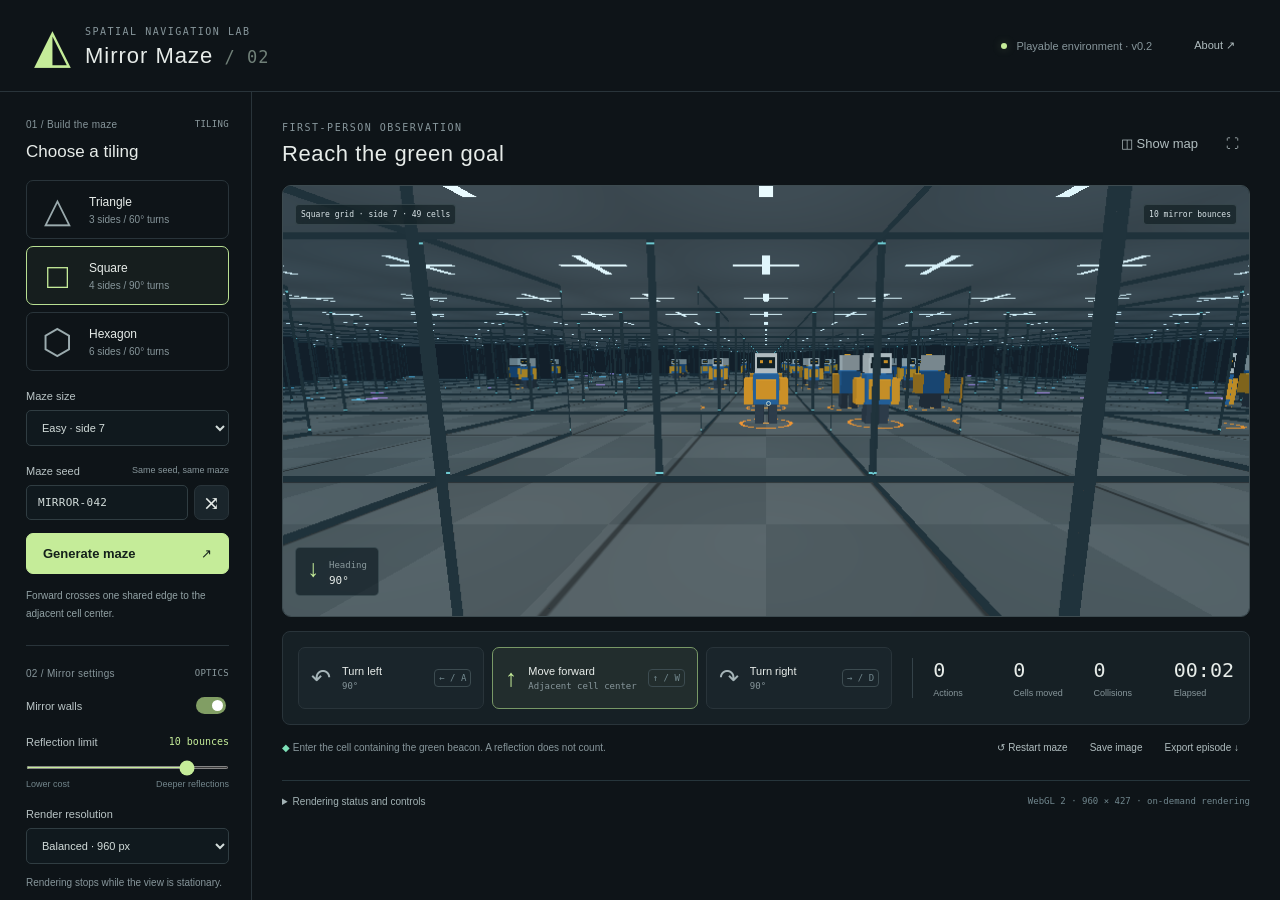
<file: site/play/index.html>
<!doctype html>
<html lang="en"><head><meta charset="UTF-8"><meta name="viewport" content="width=device-width, initial-scale=1"><meta name="description" content="Explore a mirror-wall maze on three regular tilings using three discrete actions."><title>Mirror Maze · Spatial Navigation Lab</title><link rel="stylesheet" href="style.css"><link rel="icon" href="data:image/svg+xml,<svg xmlns=%22http://www.w3.org/2000/svg%22 viewBox=%220 0 64 64%22><path fill=%22%23c4ed8c%22 d=%22M32 4 60 52H4Z%22/><path fill=%22%2310181c%22 d=%22m32 17 17 29H15Z%22/></svg>"></head>
<body><header class="topbar"><div class="brand"><span class="brand-symbol">◭</span><div><span class="eyebrow">SPATIAL NAVIGATION LAB</span><h1>Mirror Maze<span class="version"> / 02</span></h1></div></div><div class="header-right"><span class="live-dot"></span><span>Playable environment · v0.2</span><button id="about" class="quiet">About ↗</button></div></header>
<main><aside class="sidebar"><section><div class="section-label"><span>01 / Build the maze</span><span class="tiny">TILING</span></div><h2>Choose a tiling</h2><div class="topologies" role="group" aria-label="Tiling"><button data-topology="triangle" aria-pressed="false"><span class="shape">△</span><span>Triangle<small>3 sides / 60° turns</small></span></button><button data-topology="square" aria-pressed="true" class="selected"><span class="shape">□</span><span>Square<small>4 sides / 90° turns</small></span></button><button data-topology="hex" aria-pressed="false"><span class="shape">⬡</span><span>Hexagon<small>6 sides / 60° turns</small></span></button></div>
<label for="size">Maze size</label><select id="size"><option value="small">Easy · side 7</option><option value="medium">Medium · side 11</option><option value="large">Hard · side 15</option></select><label for="seed">Maze seed <span>Same seed, same maze</span></label><div class="seed-row"><input id="seed" value="MIRROR-042" maxlength="64" autocomplete="off" spellcheck="false"><button id="shuffle" aria-label="Random seed" title="Random seed">⤨</button></div><button id="generate" class="primary wide">Generate maze <span>↗</span></button><p class="geometry-note" id="geometry-note">Forward crosses a shared edge to the adjacent cell center.</p></section>
<section class="render-section"><div class="section-label"><span>02 / Mirror settings</span><span class="tiny">OPTICS</span></div><div class="toggle-row"><label for="mirror">Mirror walls</label><input type="checkbox" id="mirror" checked role="switch"></div><label for="bounces">Reflection limit <output id="bounce-value">10 bounces</output></label><input id="bounces" type="range" min="1" max="12" value="10" step="1"><div class="range-ticks"><span>Lower cost</span><span>Deeper reflections</span></div><label for="quality">Render resolution</label><select id="quality"><option value="eco">Economy · 640 px</option><option value="balanced" selected>Balanced · 960 px</option><option value="sharp">Sharp · 1440 px</option></select><p class="subtle">Rendering stops while the view is stationary.</p></section><div class="sidebar-footer"><span class="status-dot"></span><span>Local computation; no model key required</span></div></aside>
<div class="workspace"><div class="view-heading"><div><span class="eyebrow">FIRST-PERSON OBSERVATION</span><h2>Reach the green goal</h2></div><div class="view-actions"><button id="map-toggle" class="quiet" aria-pressed="false">◫ Show map</button><button id="fullscreen" class="quiet" aria-label="Fullscreen">⛶</button></div></div>
<div class="scene-review map-hidden" id="scene-review"><div class="viewport" id="viewport"><canvas id="scene" aria-label="Mirror Maze first-person view" tabindex="0"></canvas><div class="view-top"><span id="scene-label">Square grid</span><span id="view-tag">10 mirror bounces</span></div><div class="crosshair" aria-hidden="true"></div><div class="view-bottom"><div class="direction-widget"><span class="direction-arrow" id="heading-arrow">↑</span><div><span class="tiny">Heading</span><strong id="heading-label">—</strong></div></div><div class="avatar-key"><span class="front-swatch"></span>Orange front<span class="back-swatch"></span>Blue back</div></div><div id="toast" class="toast" role="status" aria-live="polite"></div><div id="win" class="win" hidden><span class="win-icon">✳</span><span class="eyebrow">GOAL REACHED</span><h2>You escaped the mirror maze</h2><p id="win-stats"></p><div><button id="win-restart" class="primary">Try again</button><button id="win-export" class="quiet">Export episode ↓</button></div></div><div id="error" class="error" hidden></div></div>
<aside class="map-panel" id="map-panel" hidden><div class="map-title"><span>Top-down map · REVIEW</span><button id="map-expand" aria-label="Expand map" title="Expand map">⤢</button></div><p id="map-meta" class="map-meta"></p><div class="map-drawing"><canvas id="map" width="1000" height="1000" aria-label="Top-down maze map"></canvas></div><div class="map-legend"><span>➤ You</span><span>○ Start</span><span class="green">◆ Goal</span></div><button id="hint" class="quiet wide">Show shortest route</button></aside></div>
<div class="control-deck"><div class="controls" role="group" aria-label="Maze actions"><button id="left" class="action"><span class="action-icon">↶</span><span>Turn left<small id="left-degrees">90°</small></span><kbd>← / A</kbd></button><button id="forward" class="action forward"><span class="action-icon">↑</span><span>Move forward<small>Adjacent cell center</small></span><kbd>↑ / W</kbd></button><button id="right" class="action"><span class="action-icon">↷</span><span>Turn right<small id="right-degrees">90°</small></span><kbd>→ / D</kbd></button></div><div class="stats"><div><strong id="action-count">0</strong><span>Actions</span></div><div><strong id="move-count">0</strong><span>Cells moved</span></div><div><strong id="collision-count">0</strong><span>Collisions</span></div><div><strong id="elapsed">00:00</strong><span>Elapsed</span></div></div></div>
<div class="underbar"><p><span class="green">◆</span> Enter the cell containing the green beacon. A reflection does not count.</p><div><button id="restart" class="quiet">↺ Restart maze</button><button id="snapshot" class="quiet">Save image</button><button id="export" class="quiet">Export episode ↓</button></div></div><details class="technical"><summary>Rendering status and controls <span id="render-status">WebGL 2 · initializing</span></summary><div class="technical-body"><p>Mirrors trace reflections from the actual walls. The robot has an orange front, a blue back, and a heading arrow. Fixed floor symbols also appear in reflections.</p><p id="metrics">Waiting for a frame.</p><p>The map starts hidden and is excluded from saved first-person images. Map and route assistance are recorded in exported episodes. Disable mirrors to explore a matte-wall control. Human play and the formal model protocol are distinct.</p><button id="benchmark" class="quiet">Benchmark this view</button><span id="benchmark-result"></span></div></details></div></main>
<dialog id="about-dialog"><button class="dialog-close" id="close-about" aria-label="Close explanation">×</button><span class="eyebrow">MIRROR MAZE / PLAYABLE ENVIRONMENT</span><h2>Three actions. Find the real passage.</h2><p>Find the goal among tiled cells. Closed walls reflect the scene; only openings can be crossed. Reflected robots, landmarks, and beacons follow the same geometry.</p><h3>Actions and geometry</h3><p>Squares use 90° turns; hexagons and triangles use 60° turns. A triangular cell has six headings, alternating between edges and vertices. Moving toward a vertex is blocked; crossing an edge preserves heading.</p><h3>Rendering</h3><p>A WebGL 2 fragment shader traces rays through adjacent cells. Each segment tests only the current cell’s 3, 4, or 6 edges. The CPU handles maze generation and actions; the main rendering work runs on the GPU.</p><p>The renderer supports up to 12 reflections and 160 segments per ray, then terminates the ray in darkness. Mirrors absorb a small amount of light; floors and ceilings are matte. This specialized vertical-wall renderer does not simulate full global illumination.</p><h3>Reproduction and evaluation</h3><p>Square tilings have a square outline; triangular and hexagonal tilings have a hexagonal outline. Standard side lengths are 7, 11, and 15. An identical version, topology, side length, and seed reproduce the same maze. JSON exports include actions, state, assistance, render settings, and geometry. The <code>window.mirrorMaze</code> interface supports screenshot observation and three-action control. The playable environment makes no model calls.</p><p class="subtle">References: <a href="https://threejs.org/docs/pages/Reflector.html" target="_blank" rel="noopener">Three.js planar reflector</a> · <a href="https://www.khronos.org/webgl/" target="_blank" rel="noopener">Khronos WebGL</a> · <a href="https://graphics.cs.aueb.gr/graphics/docs/papers/webrays.pdf" target="_blank" rel="noopener">WebRays WebGL ray intersections</a>. This implementation has no external runtime dependencies.</p><p><a href="python-api.html" target="_blank" rel="noopener">Python API reference ↗</a></p><button id="about-done" class="primary">Enter the maze →</button></dialog>
<dialog id="map-dialog" class="large-map-dialog"><div class="map-title"><h2>Maze overview</h2><button id="map-dialog-close" aria-label="Close map overview">×</button></div><canvas id="large-map" width="1400" height="1400" aria-label="Expanded top-down map"></canvas><p class="subtle">The pale-green arrow marks pose; the green dot marks the goal. This view is for human review only.</p></dialog><script type="module" src="app.js"></script></body></html>
</file>
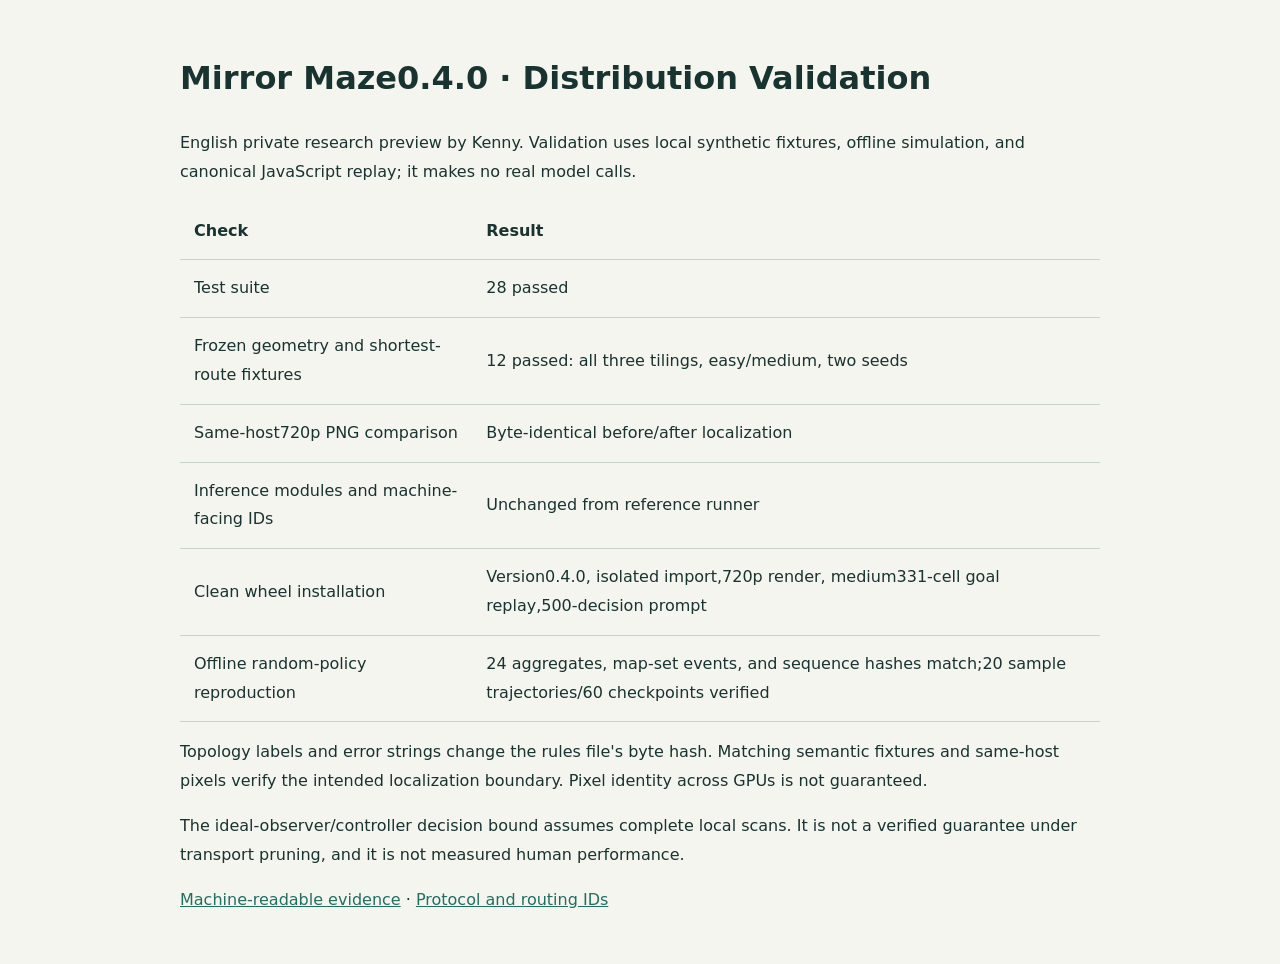
<file: docs/validation.html>
<!doctype html><html lang="en"><meta charset="utf-8"><meta name="viewport" content="width=device-width,initial-scale=1"><title>Mirror Maze Distribution Validation</title><style>body{max-width:920px;margin:50px auto;padding:0 24px;font:16px/1.8 system-ui;background:#f5f5ef;color:#193330}h1{font-weight:550}table{border-collapse:collapse;width:100%}td,th{text-align:left;padding:14px;border-bottom:1px solid #c6d4c6}code{font-size:13px;overflow-wrap:anywhere}a{color:#226f60}</style><h1>Mirror Maze0.4.0 · Distribution Validation</h1><p>English private research preview by Kenny. Validation uses local synthetic fixtures, offline simulation, and canonical JavaScript replay; it makes no real model calls.</p><table><tr><th>Check</th><th>Result</th></tr><tr><td>Test suite</td><td>28 passed</td></tr><tr><td>Frozen geometry and shortest-route fixtures</td><td>12 passed: all three tilings, easy/medium, two seeds</td></tr><tr><td>Same-host720p PNG comparison</td><td>Byte-identical before/after localization</td></tr><tr><td>Inference modules and machine-facing IDs</td><td>Unchanged from reference runner</td></tr><tr><td>Clean wheel installation</td><td>Version0.4.0, isolated import,720p render, medium331-cell goal replay,500-decision prompt</td></tr><tr><td>Offline random-policy reproduction</td><td>24 aggregates, map-set events, and sequence hashes match;20 sample trajectories/60 checkpoints verified</td></tr></table><p>Topology labels and error strings change the rules file's byte hash. Matching semantic fixtures and same-host pixels verify the intended localization boundary. Pixel identity across GPUs is not guaranteed.</p><p>The ideal-observer/controller decision bound assumes complete local scans. It is not a verified guarantee under transport pruning, and it is not measured human performance.</p><p><a href="validation.json">Machine-readable evidence</a> · <a href="protocol.md">Protocol and routing IDs</a></p></html>
</file>
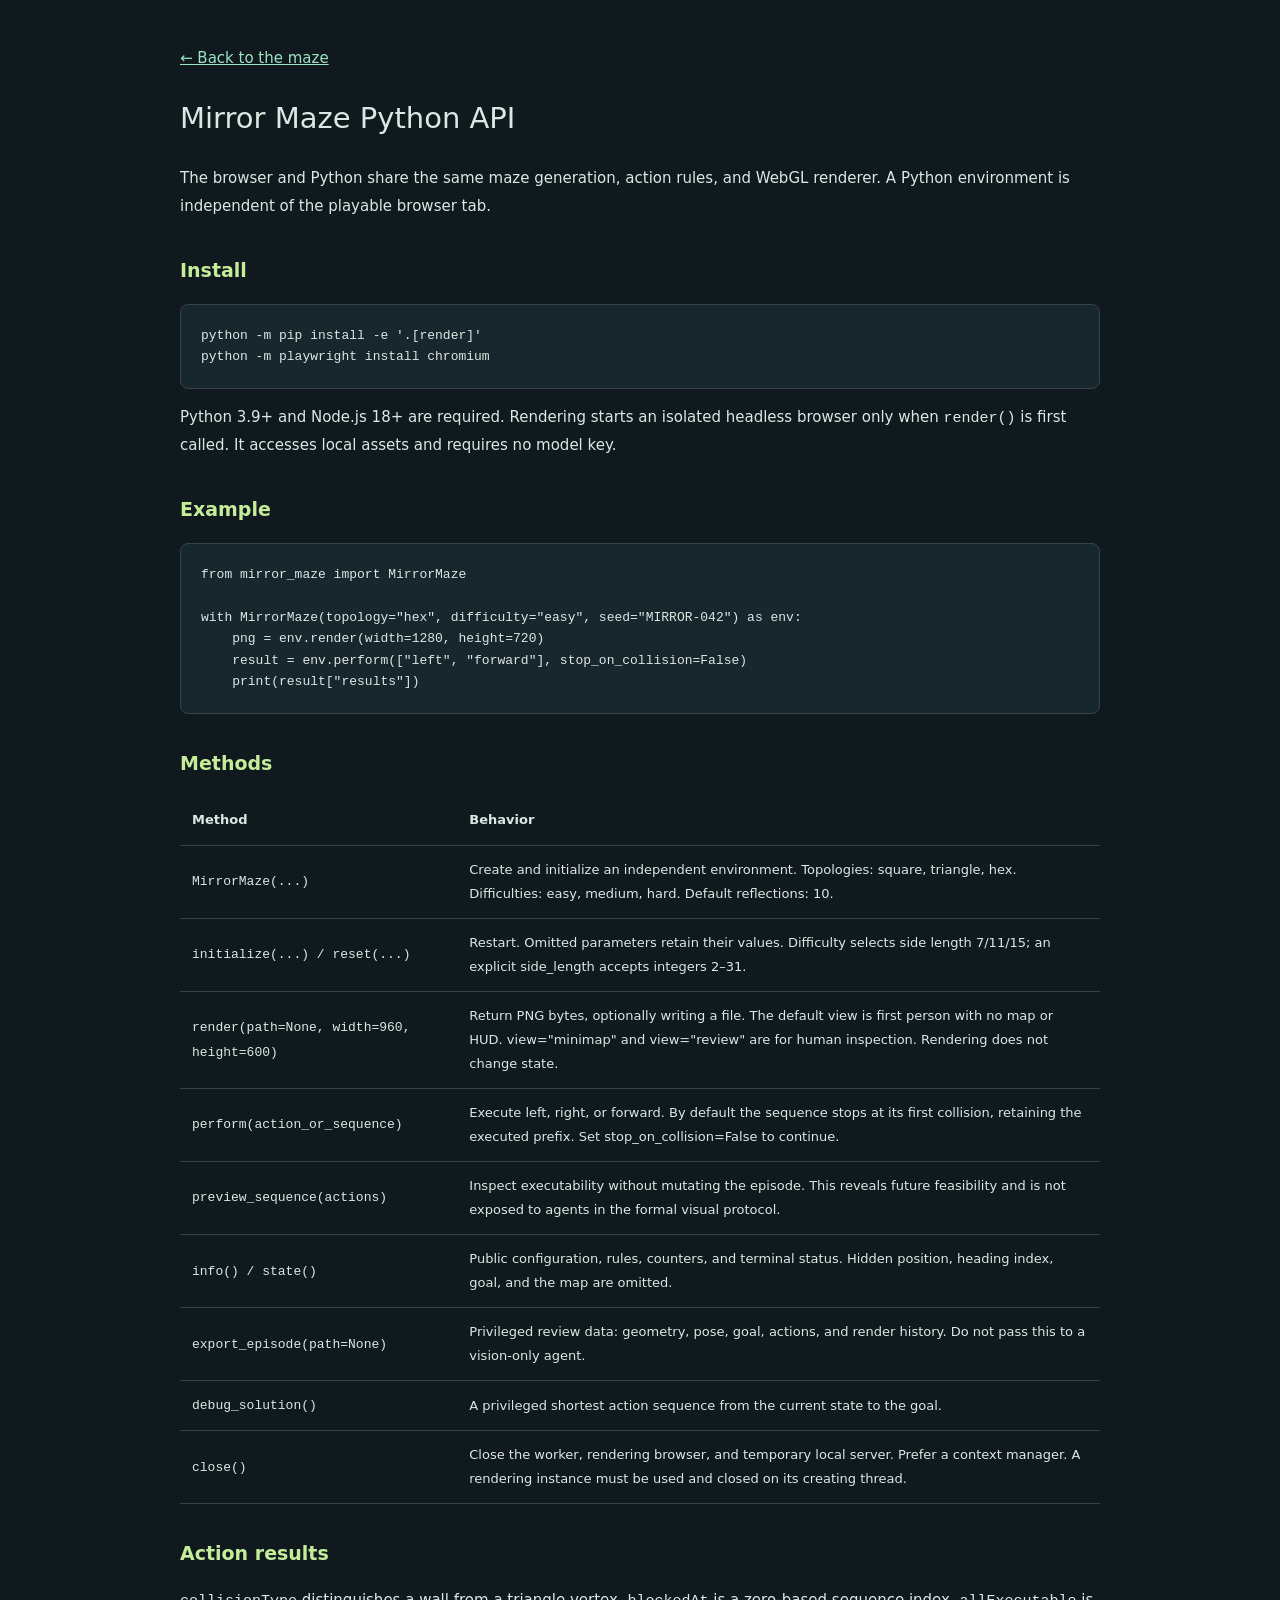
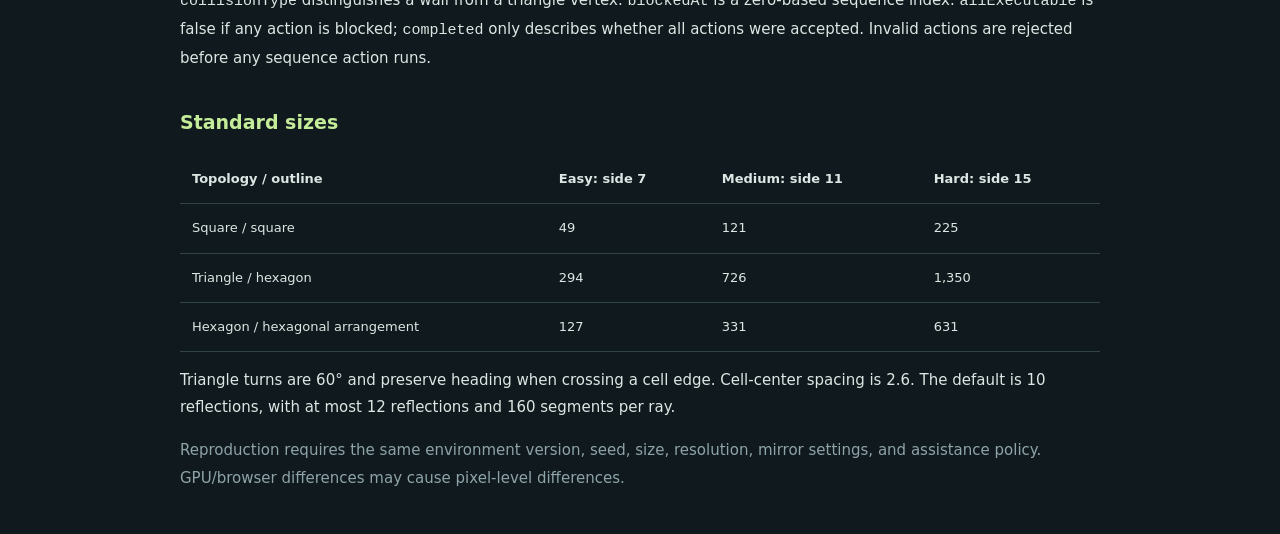
<file: src/mirror_maze/assets/python-api.html>
<!doctype html><html lang="en"><head><meta charset="utf-8"><meta name="viewport" content="width=device-width, initial-scale=1"><title>Mirror Maze Python API</title><style>:root{color-scheme:dark;font:15px/1.85 system-ui,sans-serif;background:#10191e;color:#dce7e3}body{max-width:920px;margin:45px auto;padding:0 24px}h1{font-size:29px;font-weight:500}h2{font-size:19px;color:#c5ec99;margin-top:32px}a{color:#9ce4c3}pre{padding:20px;background:#18262d;border:1px solid #33434a;border-radius:8px;overflow:auto;font-size:13px;line-height:1.65}code{font-family:ui-monospace,monospace}table{border-collapse:collapse;width:100%;font-size:13px}td,th{border-bottom:1px solid #33434a;padding:12px;text-align:left}.muted{color:#8ea4a9}</style></head><body><p><a href="./">← Back to the maze</a></p><h1>Mirror Maze Python API</h1><p>The browser and Python share the same maze generation, action rules, and WebGL renderer. A Python environment is independent of the playable browser tab.</p><h2>Install</h2><pre>python -m pip install -e '.[render]'
python -m playwright install chromium</pre><p>Python 3.9+ and Node.js 18+ are required. Rendering starts an isolated headless browser only when <code>render()</code> is first called. It accesses local assets and requires no model key.</p><h2>Example</h2><pre>from mirror_maze import MirrorMaze

with MirrorMaze(topology="hex", difficulty="easy", seed="MIRROR-042") as env:
    png = env.render(width=1280, height=720)
    result = env.perform(["left", "forward"], stop_on_collision=False)
    print(result["results"])</pre><h2>Methods</h2><table><thead><tr><th>Method</th><th>Behavior</th></tr></thead><tbody><tr><td><code>MirrorMaze(...)</code></td><td>Create and initialize an independent environment. Topologies: square, triangle, hex. Difficulties: easy, medium, hard. Default reflections: 10.</td></tr><tr><td><code>initialize(...) / reset(...)</code></td><td>Restart. Omitted parameters retain their values. Difficulty selects side length 7/11/15; an explicit side_length accepts integers 2–31.</td></tr><tr><td><code>render(path=None, width=960, height=600)</code></td><td>Return PNG bytes, optionally writing a file. The default view is first person with no map or HUD. view="minimap" and view="review" are for human inspection. Rendering does not change state.</td></tr><tr><td><code>perform(action_or_sequence)</code></td><td>Execute left, right, or forward. By default the sequence stops at its first collision, retaining the executed prefix. Set stop_on_collision=False to continue.</td></tr><tr><td><code>preview_sequence(actions)</code></td><td>Inspect executability without mutating the episode. This reveals future feasibility and is not exposed to agents in the formal visual protocol.</td></tr><tr><td><code>info() / state()</code></td><td>Public configuration, rules, counters, and terminal status. Hidden position, heading index, goal, and the map are omitted.</td></tr><tr><td><code>export_episode(path=None)</code></td><td>Privileged review data: geometry, pose, goal, actions, and render history. Do not pass this to a vision-only agent.</td></tr><tr><td><code>debug_solution()</code></td><td>A privileged shortest action sequence from the current state to the goal.</td></tr><tr><td><code>close()</code></td><td>Close the worker, rendering browser, and temporary local server. Prefer a context manager. A rendering instance must be used and closed on its creating thread.</td></tr></tbody></table><h2>Action results</h2><p><code>collisionType</code> distinguishes a wall from a triangle vertex. <code>blockedAt</code> is a zero-based sequence index. <code>allExecutable</code> is false if any action is blocked; <code>completed</code> only describes whether all actions were accepted. Invalid actions are rejected before any sequence action runs.</p><h2>Standard sizes</h2><table><tr><th>Topology / outline</th><th>Easy: side 7</th><th>Medium: side 11</th><th>Hard: side 15</th></tr><tr><td>Square / square</td><td>49</td><td>121</td><td>225</td></tr><tr><td>Triangle / hexagon</td><td>294</td><td>726</td><td>1,350</td></tr><tr><td>Hexagon / hexagonal arrangement</td><td>127</td><td>331</td><td>631</td></tr></table><p>Triangle turns are 60° and preserve heading when crossing a cell edge. Cell-center spacing is 2.6. The default is 10 reflections, with at most 12 reflections and 160 segments per ray.</p><p class="muted">Reproduction requires the same environment version, seed, size, resolution, mirror settings, and assistance policy. GPU/browser differences may cause pixel-level differences.</p></body></html>
</file>
<file: site/play/style.css>
:root{color-scheme:dark;--bg:#0e1418;--panel:#141d22;--border:#29343a;--text:#e7ece9;--muted:#87969b;--lime:#c5ec99;--green:#7ee1b8;--mono:'IBM Plex Mono',ui-monospace,monospace;font-family:'DM Sans','PingFang SC','Microsoft YaHei',sans-serif;font-synthesis:none}*{box-sizing:border-box}body{margin:0;background:var(--bg);color:var(--text);font-size:13px}button,input,select{font:inherit}button{cursor:pointer}button:disabled{cursor:wait;opacity:.45}button:focus-visible,input:focus-visible,select:focus-visible,summary:focus-visible{outline:2px solid var(--lime);outline-offset:4px}button{border:1px solid var(--border);border-radius:7px;color:var(--text);background:#1a252b;transition:background .15s,border-color .15s}button:hover{background:#253239;border-color:#55625e}button:active{transform:translateY(1px)}button.quiet{background:transparent;border-color:transparent;padding:8px 10px;color:#b0bdbf}button.quiet:hover{background:#202c31;color:var(--text)}button.primary{background:var(--lime);color:#14201b;border-color:var(--lime);font-weight:600;padding:12px 16px}button.primary:hover{background:#dbffb0}.wide{width:100%}.topbar{height:92px;border-bottom:1px solid var(--border);padding:0 34px;display:flex;align-items:center;justify-content:space-between}.brand{display:flex;gap:14px;align-items:center}.brand-symbol{font-size:48px;color:var(--lime);line-height:1}.eyebrow{font:10px var(--mono);letter-spacing:1.5px;color:var(--muted)}h1{font-size:22px;letter-spacing:1px;font-weight:500;margin:5px 0 0}.version{font:17px var(--mono);color:#708078}.header-right{display:flex;align-items:center;gap:9px;color:var(--muted);font-size:11px}.header-right button{margin-left:22px}.live-dot,.status-dot{width:6px;height:6px;border-radius:50%;background:var(--lime);display:inline-block}.live-dot{box-shadow:0 0 10px #c5ec9940}main{max-width:1800px;margin:auto;display:grid;grid-template-columns:252px minmax(0,1fr);min-height:calc(100vh - 92px)}.sidebar{padding:27px 22px 18px 26px;border-right:1px solid var(--border);display:flex;flex-direction:column}.section-label{display:flex;justify-content:space-between;font-size:10px;color:var(--muted);letter-spacing:.3px}.tiny{font:9px var(--mono);color:#8b9a9e}.sidebar h2{font-size:17px;font-weight:500;margin:12px 0 18px}.topologies{display:grid;gap:7px}.topologies button{display:flex;gap:14px;align-items:center;text-align:left;padding:11px 13px;background:transparent}.topologies button.selected{border-color:#b8df92;background:#c5ec990b}.topologies button.selected .shape{color:var(--lime)}.shape{font:35px sans-serif;line-height:1;width:35px;color:#9babae;text-align:center}.topologies button>span+span{font-size:12px}.topologies small{display:block;font-size:10px;margin-top:5px;color:var(--muted)}label{display:block;font-size:11px;margin:19px 0 8px;color:#b9c4c5}label span{float:right;font-size:9px;color:var(--muted)}input:not([type=checkbox]):not([type=range]),select{width:100%;padding:10px 11px;background:#10191e;border:1px solid #303d42;color:#d2dcda;border-radius:5px;font-size:11px}input#seed{font-family:var(--mono);letter-spacing:.3px}.seed-row{display:flex;gap:6px}.seed-row button{width:35px;flex-shrink:0;font-size:20px}.sidebar .primary{margin-top:13px;text-align:left;display:flex;justify-content:space-between}.geometry-note{font-size:10px;color:#92a2a5;line-height:1.8;min-height:36px;margin:13px 0 0}.render-section{border-top:1px solid var(--border);margin-top:22px;padding-top:22px}.toggle-row{display:flex;align-items:center;justify-content:space-between;margin-top:15px}.toggle-row label{margin:0}.toggle-row input{appearance:none;width:30px;height:17px;border-radius:20px;background:#3e4c51;position:relative;cursor:pointer}.toggle-row input:before{content:'';display:block;position:absolute;left:3px;top:3px;width:11px;height:11px;border-radius:50%;background:white}.toggle-row input:checked{background:#819e64}.toggle-row input:checked:before{left:16px}output{float:right;font:10px var(--mono);color:var(--lime)}input[type=range]{width:100%;height:3px;accent-color:var(--lime);cursor:pointer;margin:10px 0}.range-ticks{display:flex;justify-content:space-between;color:#73868c;font-size:9px}.subtle{color:var(--muted);font-size:10px;line-height:1.8}.sidebar-footer{padding-top:22px;margin-top:auto;display:flex;gap:7px;align-items:center;font-size:9px;color:#6e848b}.workspace{padding:27px 30px 24px;min-width:0}.view-heading{display:flex;justify-content:space-between;align-items:center;margin-bottom:18px}.view-heading h2{margin:7px 0 0;font-size:22px;letter-spacing:.6px;font-weight:500}.view-actions{display:flex;gap:6px}.viewport{position:relative;aspect-ratio:1.85;background:#1c2a31;border-radius:9px;border:1px solid #3d4b50;overflow:hidden;isolation:isolate;min-height:270px}.viewport:fullscreen{height:100vh;width:100vw;border-radius:0;aspect-ratio:auto}.viewport canvas#scene{display:block;width:100%;height:100%;object-fit:fill;outline:none}.view-top,.view-bottom{position:absolute;left:22px;right:22px;display:flex;align-items:center;justify-content:space-between;pointer-events:none}.view-top{top:18px}.view-top>span{font:10px var(--mono);color:#d9e4e7;background:#0c191d99;border:1px solid #a2c1c330;padding:7px 9px;border-radius:4px;backdrop-filter:blur(8px)}.view-bottom{bottom:20px}.crosshair{position:absolute;left:50%;top:50%;width:5px;height:5px;border:1px solid #f4ffe8ab;border-radius:50%;pointer-events:none}.direction-widget{display:flex;gap:10px;align-items:center;background:#08151b9c;padding:8px 11px;border:1px solid #a2c1c330;border-radius:5px}.direction-widget strong{display:block;font:11px var(--mono);margin-top:3px}.direction-arrow{color:var(--lime);font-size:24px;display:inline-block}.avatar-key{display:flex;gap:6px;align-items:center;font-size:9px;color:#e0e5e6;text-shadow:0 1px 3px black;background:#07151b90;border-radius:5px;padding:8px}.front-swatch,.back-swatch{width:6px;height:6px;border-radius:2px;background:#ffac36}.back-swatch{background:#4c9fe4;margin-left:8px}.control-deck{display:flex;align-items:center;gap:20px;border:1px solid var(--border);border-radius:8px;margin-top:14px;padding:15px;background:#162025}.controls{display:flex;gap:8px;flex:1}.action{display:flex;align-items:center;justify-content:center;gap:11px;padding:12px;flex:1;min-height:62px;text-align:left}.action>span:not(.action-icon){white-space:nowrap;font-size:11px}.action small{display:block;font:9px var(--mono);color:var(--muted);margin-top:4px}.action-icon{font-size:24px;color:#a6b5b9}.action.forward{border-color:#789866;background:#c5ec9910}.action.forward .action-icon{color:var(--lime)}kbd{font:9px var(--mono);color:#72888e;border:1px solid #3c4b50;padding:3px 4px;border-radius:4px;white-space:nowrap;margin-left:auto}.stats{display:grid;grid-template-columns:repeat(4,1fr);gap:20px;padding-left:20px;border-left:1px solid #344249}.stats strong{display:block;font:20px var(--mono);font-weight:400}.stats span{display:block;font-size:9px;color:var(--muted);margin-top:6px;white-space:nowrap}.underbar{display:flex;align-items:center;justify-content:space-between;gap:10px;margin-top:7px;color:var(--muted);font-size:10px}.underbar>div{display:flex;white-space:nowrap}.underbar button{font-size:10px!important}.green{color:var(--green)}.technical{margin-top:17px;border-top:1px solid #26353b;padding-top:15px;font-size:10px;color:var(--muted)}.technical summary{cursor:pointer;color:#a2b2b4}.technical summary>span{float:right;font:9px var(--mono);color:#71878e}.technical-body{max-width:850px;line-height:1.8;padding:6px 0}.technical-body button{font-size:10px}.technical-body #benchmark-result{margin-left:10px;font:10px var(--mono);color:var(--lime)}.toast{position:absolute;bottom:86px;left:50%;transform:translateX(-50%);padding:11px 16px;border:1px solid #f2c98770;border-radius:6px;background:#282720e8;color:#ffe2ae;opacity:0;transition:opacity .2s;pointer-events:none;white-space:nowrap;font-size:12px}.toast.show{opacity:1}.map-panel{position:absolute;right:16px;top:60px;width:min(280px,65%);background:#101d24f5;border:1px solid #718a83;border-radius:8px;box-shadow:0 10px 40px #0008;backdrop-filter:blur(15px);padding:12px}.map-title{display:flex;align-items:center;justify-content:space-between;font-size:10px;color:#c0cdc9}.map-title button{border:0;background:none;padding:0 4px;font-size:20px;color:var(--muted)}#map{display:block;width:100%;height:auto;margin-top:10px}.map-legend{display:flex;justify-content:center;gap:15px;font-size:9px;color:var(--lime);padding:8px}.map-panel .quiet{font-size:10px}.win{position:absolute;inset:0;background:#0c171edb;backdrop-filter:blur(8px);display:flex;flex-direction:column;align-items:center;justify-content:center;text-align:center}.win[hidden],.error[hidden],.map-panel[hidden]{display:none}.win-icon{font-size:50px;color:var(--lime);margin-bottom:15px}.win h2{font-size:26px;font-weight:500;margin:12px 0}.win p{color:#a7baba;margin-bottom:22px;font-size:12px}.win button{margin:0 4px}.error{position:absolute;inset:0;display:grid;place-items:center;text-align:center;padding:35px;color:#ffd8a1;background:#151d21;line-height:1.9}dialog{background:#172328;color:var(--text);border:1px solid #4c605e;border-radius:12px;max-width:610px;width:calc(100% - 32px);padding:34px;box-shadow:0 20px 100px #0008}dialog::backdrop{background:#050b10b8;backdrop-filter:blur(4px)}dialog h2{font-size:24px;font-weight:500;line-height:1.5}dialog h3{font-size:12px;color:var(--lime);margin:23px 0 8px}dialog p{font-size:12px;color:#b3c2c3;line-height:1.9}dialog a{color:var(--green)}.dialog-close{position:absolute;right:14px;top:12px;border:0;background:none;font-size:26px}dialog code{color:#d1e5b9;font-size:11px}.mobile-note{display:none}@media(min-width:1550px){.viewport{aspect-ratio:1.95}.sidebar{padding-top:32px}.workspace{padding:32px 40px}}@media(max-width:1250px){.control-deck{display:block}.stats{border-left:0;border-top:1px solid #344249;padding:14px 4px 0;margin-top:14px;display:flex;justify-content:space-between}.stats>div{display:flex;align-items:center;gap:8px}.stats span{margin:0}.stats strong{font-size:17px}.underbar{align-items:flex-start;flex-direction:column;gap:0}kbd{display:none}}@media(max-width:850px){.topbar{padding:0 18px;height:75px}.header-right>span{display:none}.header-right button{margin:0}.brand-symbol{font-size:36px}h1{font-size:19px}.eyebrow{font-size:8px}main{display:flex;flex-direction:column-reverse;min-height:0}.workspace{padding:20px 16px}.sidebar{border-right:0;border-top:1px solid var(--border);display:grid;grid-template-columns:1.2fr 1fr;gap:24px;padding:25px 20px}.render-section{border-top:0;border-left:1px solid var(--border);padding:0 0 0 24px;margin:0}.sidebar-footer{grid-column:1/-1;padding:0}.topologies{grid-template-columns:repeat(3,1fr)}.topologies button{display:block;text-align:center;padding:10px 3px}.topologies .shape{display:block;margin:auto auto 8px}.topologies small{font-size:8px}.topologies button>span+span{font-size:10px}.view-heading h2{font-size:19px}.viewport{aspect-ratio:1.5}.control-deck{padding:10px}.action{gap:8px;padding:10px 7px}.action-icon{font-size:21px}.view-top,.view-bottom{left:12px;right:12px}.avatar-key{display:none}.stats{gap:5px}.stats span{font-size:8px}.underbar p{line-height:1.8}.technical summary>span{font-size:8px}.geometry-note{min-height:0}}@media(max-width:480px){.sidebar{grid-template-columns:1fr}.render-section{border-left:0;border-top:1px solid var(--border);padding:22px 0 0}.viewport{aspect-ratio:1.1}.view-top>span{font-size:8px;padding:5px}.view-heading{margin-bottom:13px}.view-actions button{font-size:10px}.action>span:not(.action-icon){font-size:10px}.action small{font-size:8px}.stats>div{display:block}.stats span{margin-top:4px}.win h2{font-size:20px}.win p{font-size:10px}.technical summary>span{float:none;display:block;margin-top:8px}.map-panel{top:45px}}

@media(min-width:851px){.viewport{height:clamp(280px,48vh,650px);aspect-ratio:auto}.sidebar{max-height:calc(100vh - 92px);overflow-y:auto;scrollbar-width:thin}}
.map-panel{max-height:calc(100% - 76px);overflow-y:auto;scrollbar-width:thin}
/* Keep the review map beside, rather than over, the first-person observation. */
.scene-review{display:grid;grid-template-columns:minmax(0,1fr) 280px;gap:14px;align-items:stretch}
.scene-review.map-hidden{grid-template-columns:minmax(0,1fr)}
.map-panel{position:static;top:auto;right:auto;width:auto;max-height:none;min-width:0;height:clamp(280px,48vh,650px);overflow:hidden;display:flex;flex-direction:column;box-shadow:none;backdrop-filter:none;background:#101d24;border-color:#3d4b50;padding:12px}
.map-panel[hidden]{display:none}.map-title{flex-shrink:0}.map-title button{cursor:pointer;font-size:21px;padding:0 4px}.map-meta{font-size:9px;color:#839c9e;margin:4px 0 8px;flex-shrink:0}.map-drawing{display:flex;align-items:center;justify-content:center;flex:1;min-height:0;overflow:hidden}
#map{display:block;margin:0;width:100%;height:100%;object-fit:contain;max-width:100%;max-height:100%}.map-legend{flex-shrink:0;padding:6px 0}.map-panel #hint{padding:5px;font-size:9px;flex-shrink:0}
.large-map-dialog{max-width:min(900px,95vw);padding:18px}.large-map-dialog h2{font-size:16px;margin:0}#large-map{display:block;max-width:100%;height:min(72vh,800px);width:100%;object-fit:contain;margin-top:10px}
@media(max-width:1300px) and (min-width:851px){.scene-review{grid-template-columns:minmax(0,1fr) 240px}.avatar-key{display:none}.view-top,.view-bottom{left:12px;right:12px}.view-top>span{font-size:8px;padding:5px}}
@media(max-width:1000px) and (min-width:851px){.scene-review{grid-template-columns:minmax(0,1fr) 200px}}
@media(max-width:850px){.scene-review{grid-template-columns:minmax(0,1fr) 220px}.scene-review .viewport{height:340px;aspect-ratio:auto}.map-panel{height:340px}.map-meta{font-size:8px}.view-top>span{font-size:8px;padding:5px}.view-top,.view-bottom{left:10px;right:10px}}
@media(max-width:600px){.scene-review{grid-template-columns:1fr}.scene-review .viewport{height:330px}.map-panel{height:300px}.map-drawing{min-height:170px}.view-top>span{font-size:9px}.map-panel .map-legend{justify-content:center;gap:25px}}
</file>
